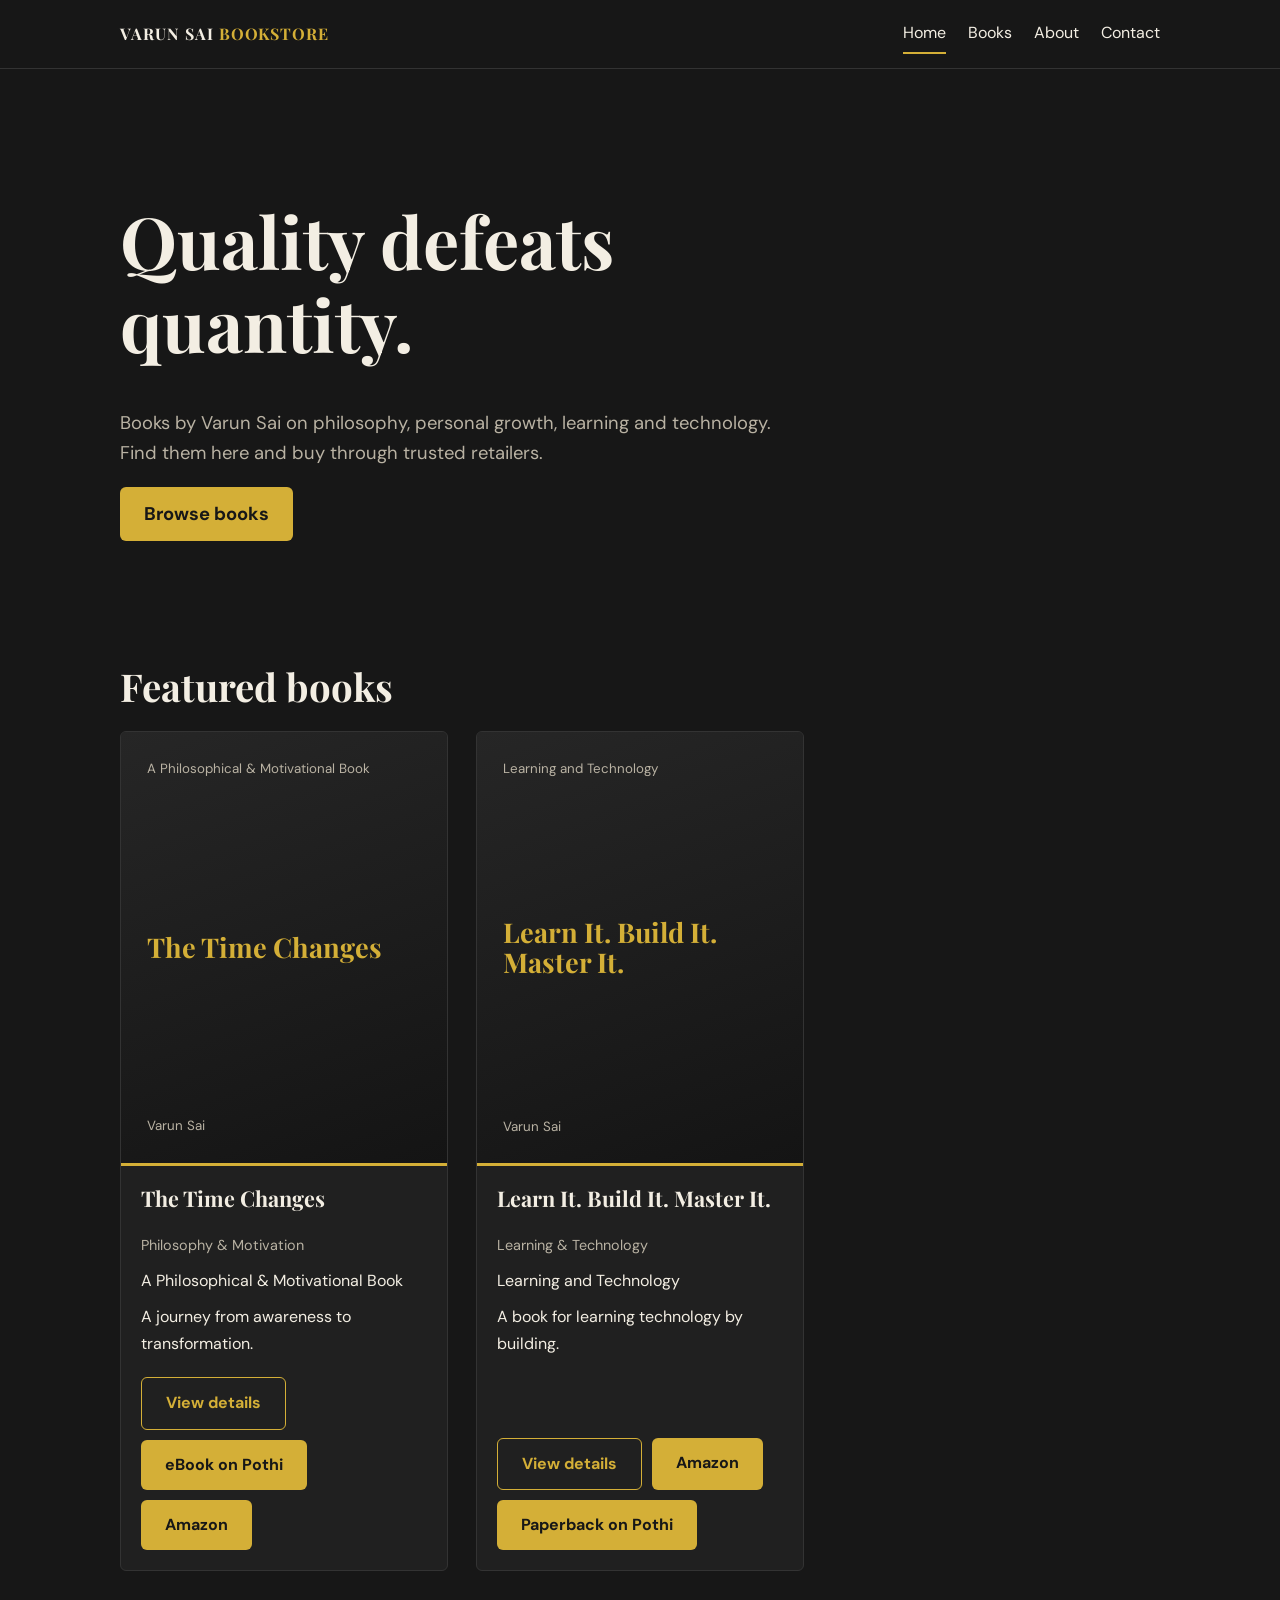
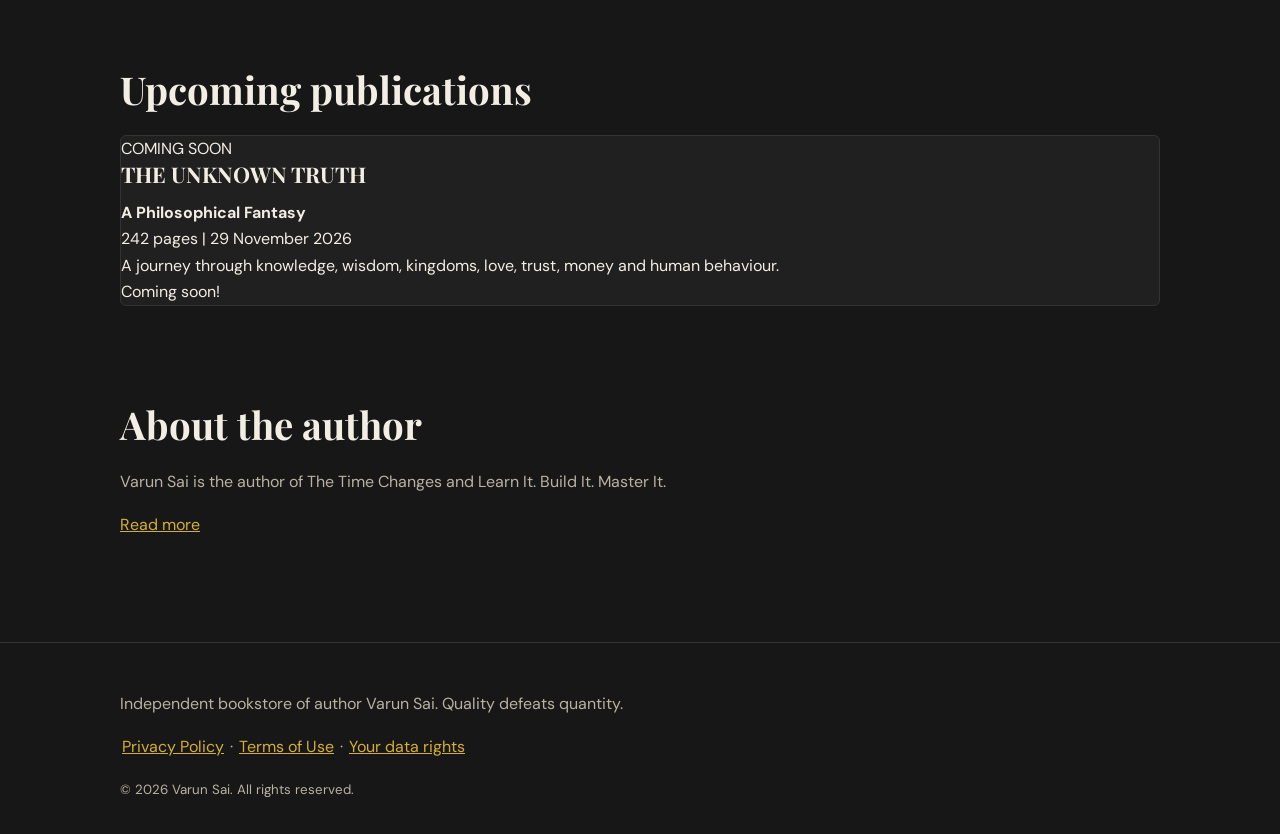
<file: index.html>
<!doctype html>
<html lang="en"><head><meta charset="utf-8"><meta name="viewport" content="width=device-width,initial-scale=1">
<title>VARUN SAI BOOKSTORE</title><meta name="description" content="Books by Varun Sai on philosophy, personal growth, learning and technology."><link rel="canonical" href="https://tsudhakartsudhakar5-crypto.github.io/varun-sai-bookstore/">
<meta property="og:type" content="website"><meta property="og:title" content="VARUN SAI BOOKSTORE"><meta property="og:description" content="Books by Varun Sai on philosophy, personal growth, learning and technology."><meta property="og:url" content="https://tsudhakartsudhakar5-crypto.github.io/varun-sai-bookstore/">
<meta property="og:image" content="https://tsudhakartsudhakar5-crypto.github.io/varun-sai-bookstore/share-image.jpg">
<meta name="theme-color" content="#171717"><link rel="icon" href="favicon.svg" type="image/svg+xml">
<link rel="preconnect" href="https://fonts.googleapis.com"><link rel="preconnect" href="https://fonts.gstatic.com" crossorigin>
<link href="https://fonts.googleapis.com/css2?family=DM+Sans:wght@400;700&family=Playfair+Display:wght@700&display=swap" rel="stylesheet">
<link rel="stylesheet" href="style.css"></head><body>
<a class="skip" href="#main">Skip to content</a>
<header><div class="wrap"><a class="brand" href="index.html">VARUN SAI <span>BOOKSTORE</span></a>
<button class="menu" aria-expanded="false" aria-controls="nav">Menu</button><nav id="nav" aria-label="Main"><a href="index.html" aria-current="page">Home</a><a href="books.html">Books</a><a href="about.html">About</a><a href="contact.html">Contact</a></nav></div></header>
<main id="main" class="wrap">
<div class="hero"><h1>Quality defeats quantity.</h1><p>Books by Varun Sai on philosophy, personal growth, learning and technology. Find them here and buy through trusted retailers.</p><p><a class="btn" href="books.html">Browse books</a></p></div>
<section><h2>Featured books</h2><div class="grid" id="books"></div></section>
<section id="upcoming">
<h2>Upcoming publications</h2>
<div class="card">
<p>COMING SOON</p>
<h3>THE UNKNOWN TRUTH</h3>
<p><strong>A Philosophical Fantasy</strong></p>
<p>242 pages | 29 November 2026</p>
<p>A journey through knowledge, wisdom, kingdoms, love, trust, money and human behaviour.</p>
<p id="countdown"></p>
</div><script>
const release = new Date("2026-11-29T12:00:00+05:30");
setInterval(() => {
let t = release - Date.now();
document.getElementById("countdown").textContent =
t > 0 ? Math.floor(t/86400000)+" days remaining" : "Coming soon!";
}, 1000);
</script>
</section>
<section><h2>About the author</h2><p class="muted">Varun Sai is the author of The Time Changes and Learn It. Build It. Master It.</p><p><a href="about.html">Read more</a></p></section></main>
<footer><div class="wrap"><p>Independent bookstore of author Varun Sai. Quality defeats quantity.</p><p><a href="privacy.html">Privacy Policy</a> &middot; <a href="terms.html">Terms of Use</a> &middot; <a href="data-rights.html">Your data rights</a></p><small>&copy; <span id="year"></span> Varun Sai. All rights reserved.</small></div></footer>
<script src="config.js"></script><script src="script.js"></script></body></html>
</file>
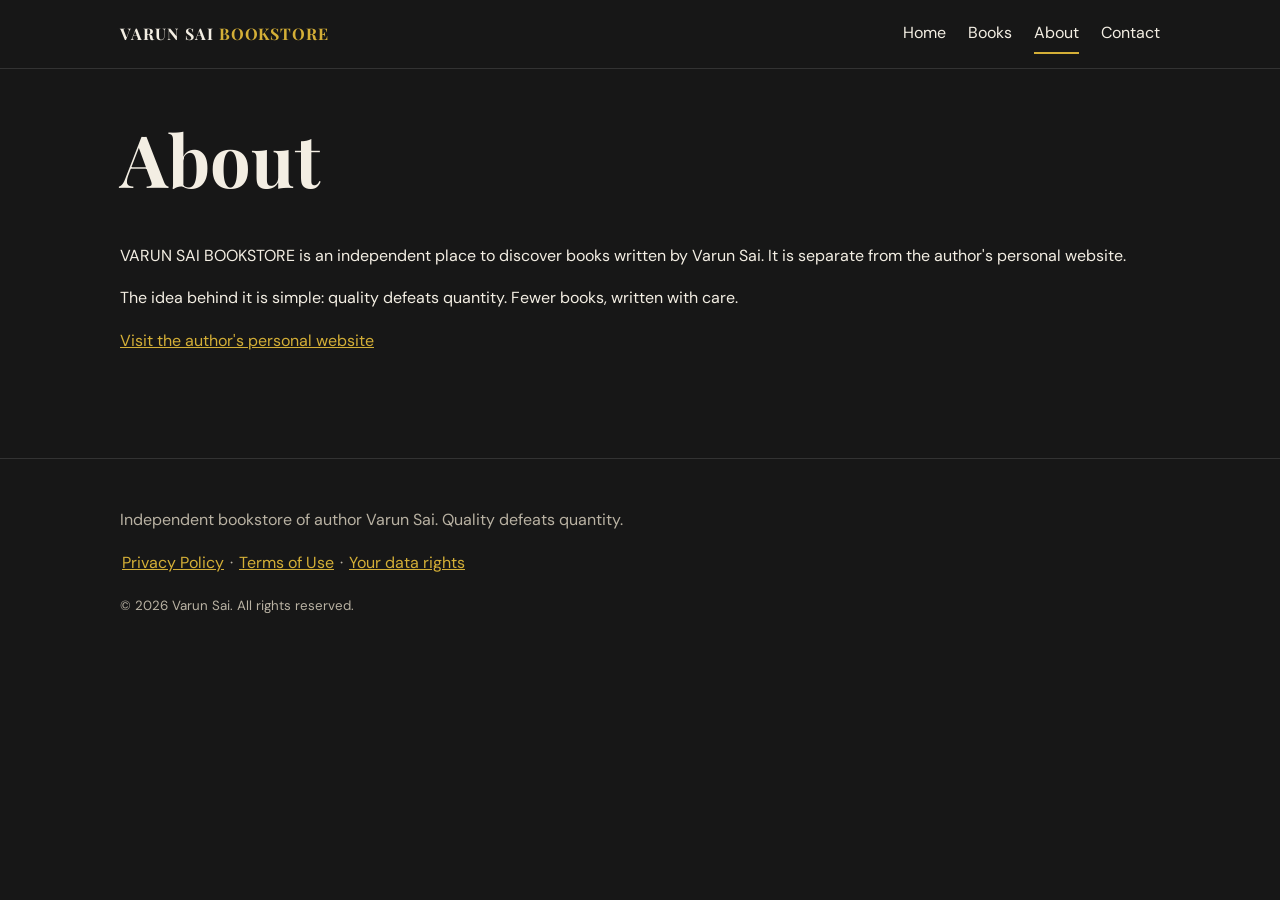
<file: about.html>
<!doctype html>
<html lang="en"><head><meta charset="utf-8"><meta name="viewport" content="width=device-width,initial-scale=1">
<title>About | VARUN SAI BOOKSTORE</title><meta name="description" content="About the independent bookstore of author Varun Sai."><link rel="canonical" href="https://tsudhakartsudhakar5-crypto.github.io/varun-sai-bookstore/about.html">
<meta property="og:type" content="website"><meta property="og:title" content="About | VARUN SAI BOOKSTORE"><meta property="og:description" content="About the independent bookstore of author Varun Sai."><meta property="og:url" content="https://tsudhakartsudhakar5-crypto.github.io/varun-sai-bookstore/about.html">
<meta name="theme-color" content="#171717"><link rel="icon" href="favicon.svg" type="image/svg+xml">
<link rel="preconnect" href="https://fonts.googleapis.com"><link rel="preconnect" href="https://fonts.gstatic.com" crossorigin>
<link href="https://fonts.googleapis.com/css2?family=DM+Sans:wght@400;700&family=Playfair+Display:wght@700&display=swap" rel="stylesheet">
<link rel="stylesheet" href="style.css"></head><body>
<a class="skip" href="#main">Skip to content</a>
<header><div class="wrap"><a class="brand" href="index.html">VARUN SAI <span>BOOKSTORE</span></a>
<button class="menu" aria-expanded="false" aria-controls="nav">Menu</button><nav id="nav" aria-label="Main"><a href="index.html">Home</a><a href="books.html">Books</a><a href="about.html" aria-current="page">About</a><a href="contact.html">Contact</a></nav></div></header>
<main id="main" class="wrap">
<section><h1>About</h1><p>VARUN SAI BOOKSTORE is an independent place to discover books written by Varun Sai. It is separate from the author's personal website.</p><p>The idea behind it is simple: quality defeats quantity. Fewer books, written with care.</p><p><a href="https://tsudhakartsudhakar5-crypto.github.io/varun-sai.github.io/" rel="noopener">Visit the author's personal website</a></p></section></main>
<footer><div class="wrap"><p>Independent bookstore of author Varun Sai. Quality defeats quantity.</p><p><a href="privacy.html">Privacy Policy</a> &middot; <a href="terms.html">Terms of Use</a> &middot; <a href="data-rights.html">Your data rights</a></p><small>&copy; <span id="year"></span> Varun Sai. All rights reserved.</small></div></footer>
<script src="script.js"></script></body></html>
</file>
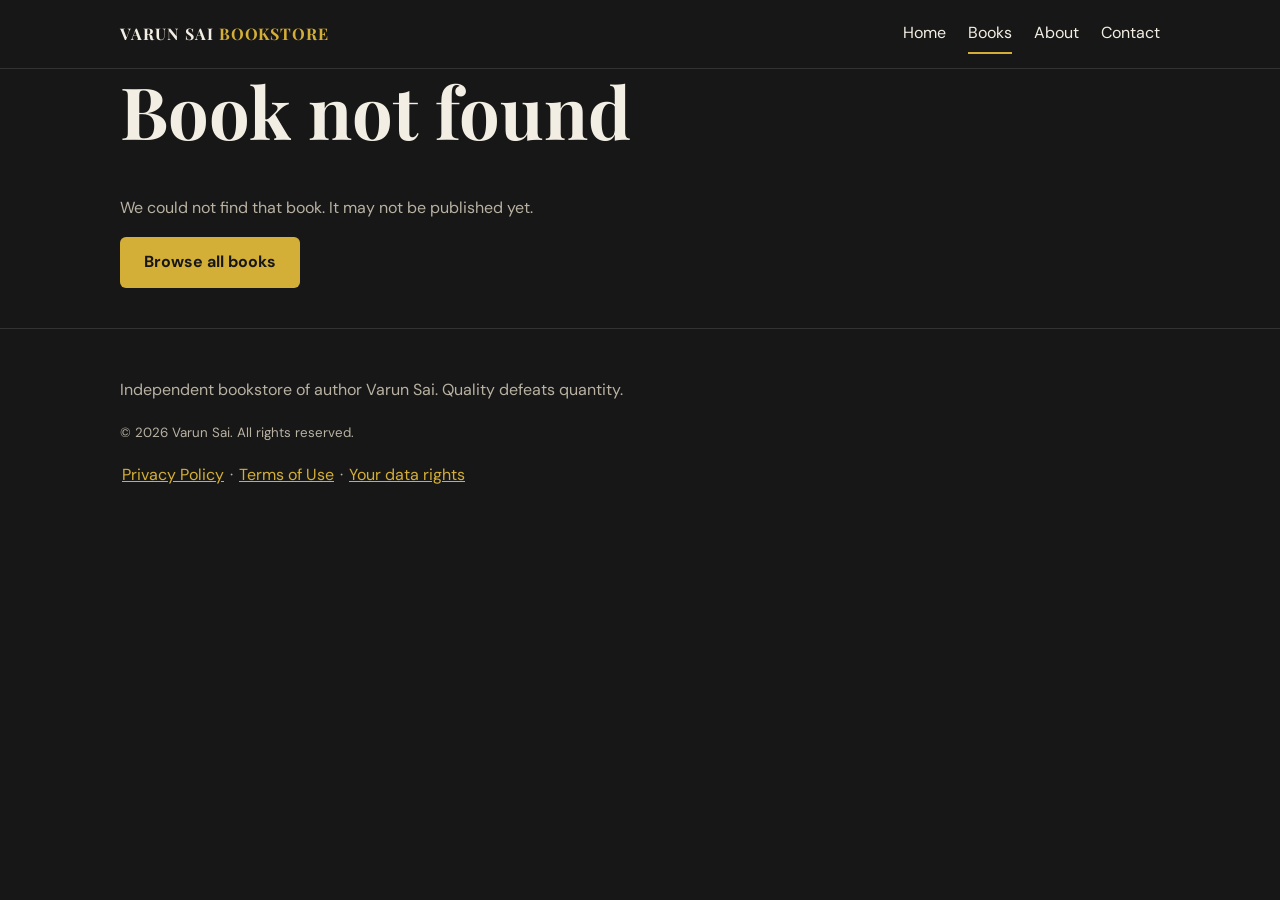
<file: book (1).html>
<!doctype html>
<html lang="en"><head><meta charset="utf-8"><meta name="viewport" content="width=device-width,initial-scale=1">
<title>Book | VARUN SAI BOOKSTORE</title><meta name="description" content="Browse and search books by Varun Sai, with links to buy."><link rel="canonical" href="https://tsudhakartsudhakar5-crypto.github.io/varun-sai-bookstore/book.html">
<meta property="og:type" content="website"><meta property="og:title" content="Books | VARUN SAI BOOKSTORE"><meta property="og:description" content="Browse and search books by Varun Sai, with links to buy."><meta property="og:url" content="https://tsudhakartsudhakar5-crypto.github.io/varun-sai-bookstore/books.html">
<meta name="theme-color" content="#171717"><link rel="icon" href="favicon.svg" type="image/svg+xml">
<link rel="preconnect" href="https://fonts.googleapis.com"><link rel="preconnect" href="https://fonts.gstatic.com" crossorigin>
<link href="https://fonts.googleapis.com/css2?family=DM+Sans:wght@400;700&family=Playfair+Display:wght@700&display=swap" rel="stylesheet">
<link rel="stylesheet" href="style.css"></head><body>
<a class="skip" href="#main">Skip to content</a>
<header><div class="wrap"><a class="brand" href="index.html">VARUN SAI <span>BOOKSTORE</span></a>
<button class="menu" aria-expanded="false" aria-controls="nav">Menu</button><nav id="nav" aria-label="Main"><a href="index.html">Home</a><a href="books.html" aria-current="page">Books</a><a href="about.html">About</a><a href="contact.html">Contact</a></nav></div></header>
<main id="main" class="wrap"><style>.detail{display:grid;gap:32px;grid-template-columns:minmax(0,320px) 1fr;align-items:start;padding:40px 0}.detail .cover,.detail img{border-radius:6px}@media(max-width:700px){.detail{grid-template-columns:1fr}}</style><div id="detail" aria-live="polite"><p class="muted">Loading book...</p></div></main>
<footer><div class="wrap"><p>Independent bookstore of author Varun Sai. Quality defeats quantity.</p><small>&copy; <span id="year"></span> Varun Sai. All rights reserved.</small></div></footer>
<script src="config.js"></script><script src="script.js"></script><script src="book.js"></script><script src="review.js"></script></body></html>
</file>
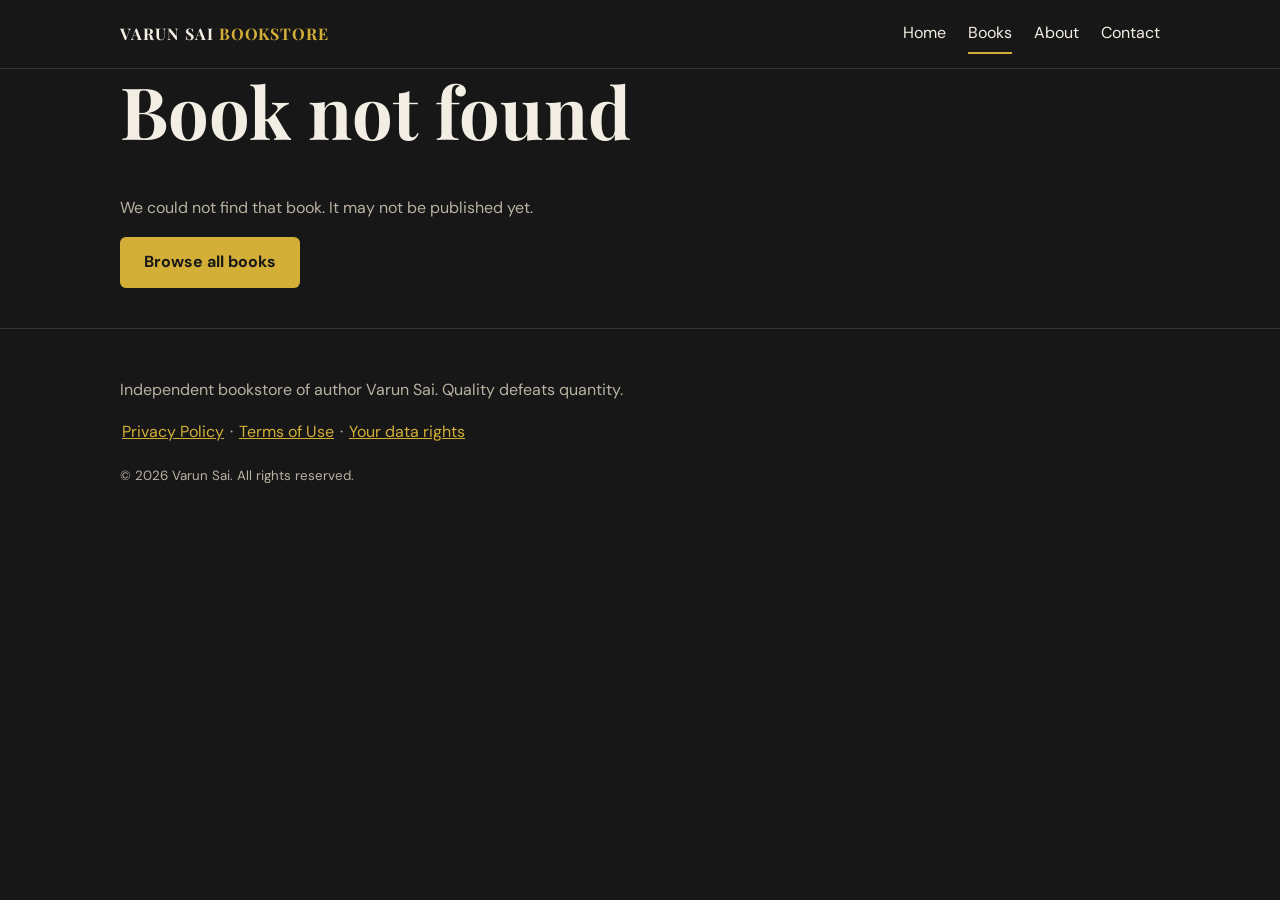
<file: book.html>
<!doctype html>
<html lang="en"><head><meta charset="utf-8"><meta name="viewport" content="width=device-width,initial-scale=1">
<title>Book | VARUN SAI BOOKSTORE</title><meta name="description" content="Browse and search books by Varun Sai, with links to buy."><link rel="canonical" href="https://tsudhakartsudhakar5-crypto.github.io/varun-sai-bookstore/book.html">
<meta property="og:type" content="website"><meta property="og:title" content="Books | VARUN SAI BOOKSTORE"><meta property="og:description" content="Browse and search books by Varun Sai, with links to buy."><meta property="og:url" content="https://tsudhakartsudhakar5-crypto.github.io/varun-sai-bookstore/books.html">
<meta name="theme-color" content="#171717"><link rel="icon" href="favicon.svg" type="image/svg+xml">
<link rel="preconnect" href="https://fonts.googleapis.com"><link rel="preconnect" href="https://fonts.gstatic.com" crossorigin>
<link href="https://fonts.googleapis.com/css2?family=DM+Sans:wght@400;700&family=Playfair+Display:wght@700&display=swap" rel="stylesheet">
<link rel="stylesheet" href="style.css"></head><body>
<a class="skip" href="#main">Skip to content</a>
<header><div class="wrap"><a class="brand" href="index.html">VARUN SAI <span>BOOKSTORE</span></a>
<button class="menu" aria-expanded="false" aria-controls="nav">Menu</button><nav id="nav" aria-label="Main"><a href="index.html">Home</a><a href="books.html" aria-current="page">Books</a><a href="about.html">About</a><a href="contact.html">Contact</a></nav></div></header>
<main id="main" class="wrap"><style>.detail{display:grid;gap:32px;grid-template-columns:minmax(0,320px) 1fr;align-items:start;padding:40px 0}.detail .cover,.detail img{border-radius:6px}@media(max-width:700px){.detail{grid-template-columns:1fr}}</style><div id="detail" aria-live="polite"><p class="muted">Loading book...</p></div></main>
<footer><div class="wrap"><p>Independent bookstore of author Varun Sai. Quality defeats quantity.</p><p><a href="privacy.html">Privacy Policy</a> &middot; <a href="terms.html">Terms of Use</a> &middot; <a href="data-rights.html">Your data rights</a></p><small>&copy; <span id="year"></span> Varun Sai. All rights reserved.</small></div></footer>
<script src="config.js"></script><script src="script.js"></script><script src="book.js"></script><script src="review.js"></script></body></html>
</file>
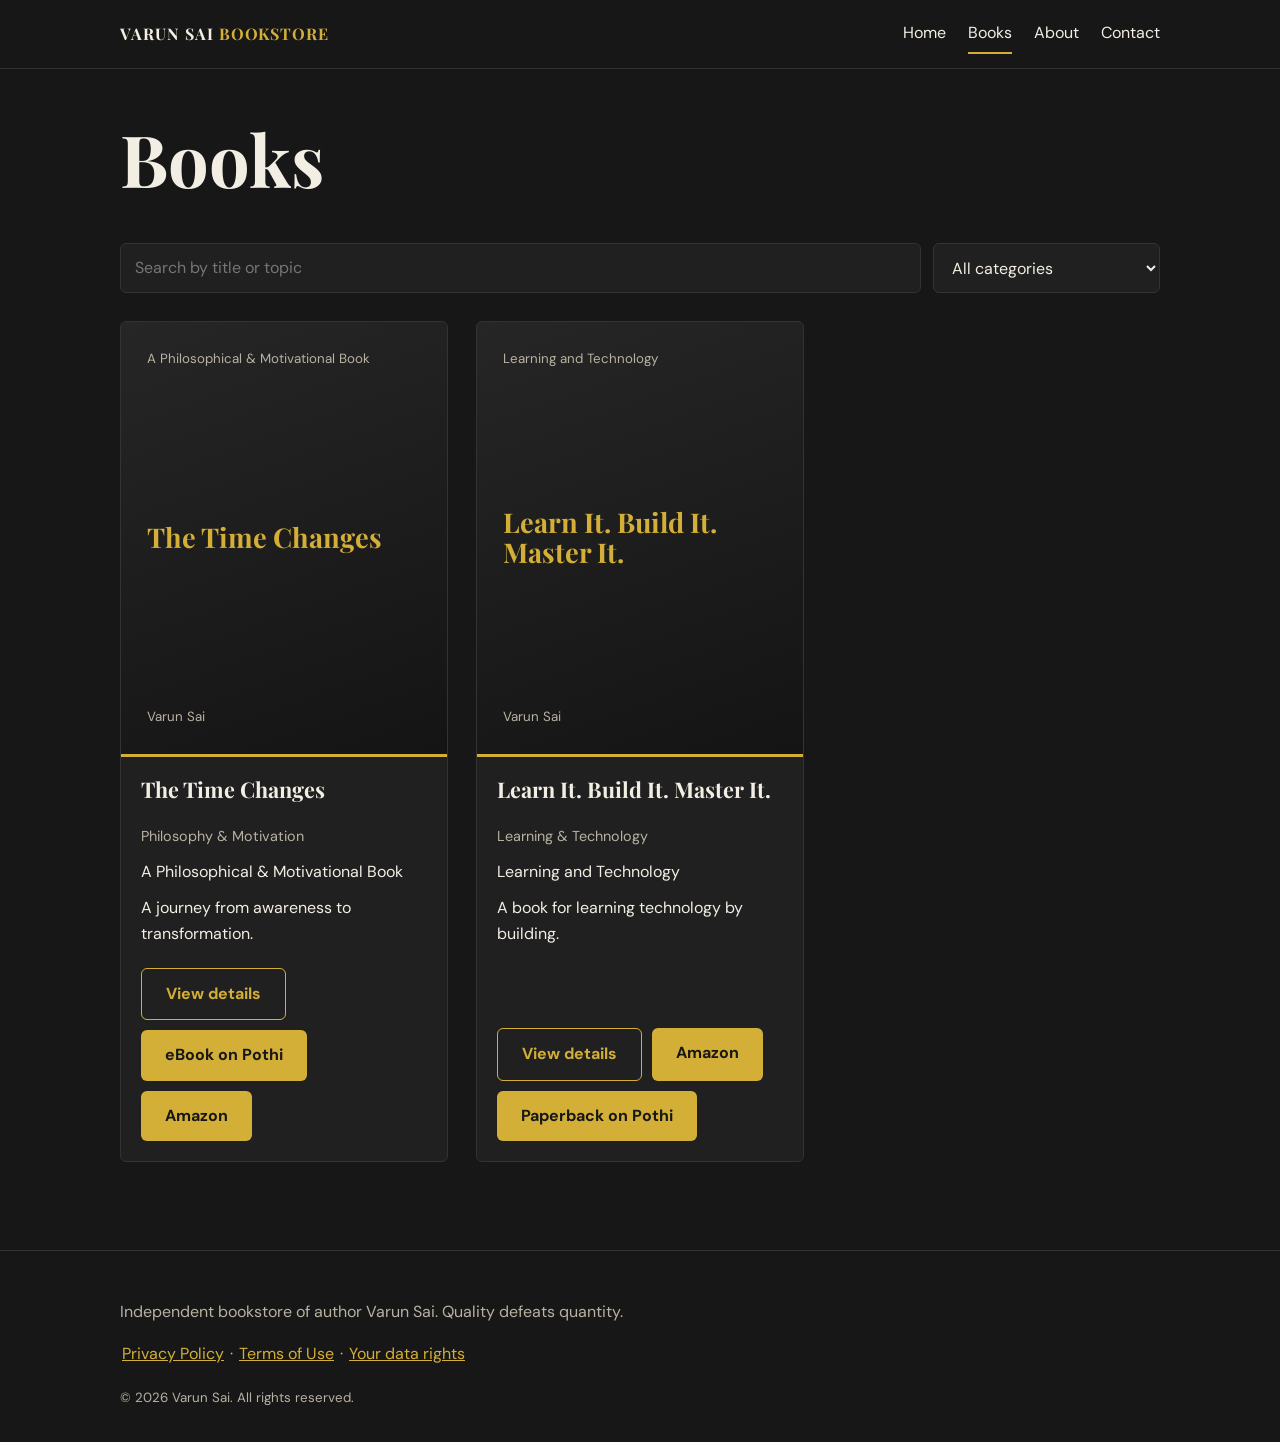
<file: books.html>
<!doctype html>
<html lang="en"><head><meta charset="utf-8"><meta name="viewport" content="width=device-width,initial-scale=1">
<title>Books | VARUN SAI BOOKSTORE</title><meta name="description" content="Browse and search books by Varun Sai, with links to buy."><link rel="canonical" href="https://tsudhakartsudhakar5-crypto.github.io/varun-sai-bookstore/books.html">
<meta property="og:type" content="website"><meta property="og:title" content="Books | VARUN SAI BOOKSTORE"><meta property="og:description" content="Browse and search books by Varun Sai, with links to buy."><meta property="og:url" content="https://tsudhakartsudhakar5-crypto.github.io/varun-sai-bookstore/books.html">
<meta name="theme-color" content="#171717"><link rel="icon" href="favicon.svg" type="image/svg+xml">
<link rel="preconnect" href="https://fonts.googleapis.com"><link rel="preconnect" href="https://fonts.gstatic.com" crossorigin>
<link href="https://fonts.googleapis.com/css2?family=DM+Sans:wght@400;700&family=Playfair+Display:wght@700&display=swap" rel="stylesheet">
<link rel="stylesheet" href="style.css"></head><body>
<a class="skip" href="#main">Skip to content</a>
<header><div class="wrap"><a class="brand" href="index.html">VARUN SAI <span>BOOKSTORE</span></a>
<button class="menu" aria-expanded="false" aria-controls="nav">Menu</button><nav id="nav" aria-label="Main"><a href="index.html">Home</a><a href="books.html" aria-current="page">Books</a><a href="about.html">About</a><a href="contact.html">Contact</a></nav></div></header>
<main id="main" class="wrap">
<section><h1>Books</h1><div class="tools"><input id="q" type="search" placeholder="Search by title or topic" aria-label="Search books"><select id="cat" aria-label="Filter by category"><option value="">All categories</option></select></div><div class="grid" id="books" aria-live="polite"></div></section></main>
<footer><div class="wrap"><p>Independent bookstore of author Varun Sai. Quality defeats quantity.</p><p><a href="privacy.html">Privacy Policy</a> &middot; <a href="terms.html">Terms of Use</a> &middot; <a href="data-rights.html">Your data rights</a></p><small>&copy; <span id="year"></span> Varun Sai. All rights reserved.</small></div></footer>
<script src="config.js"></script><script src="script.js"></script></body></html>
</file>
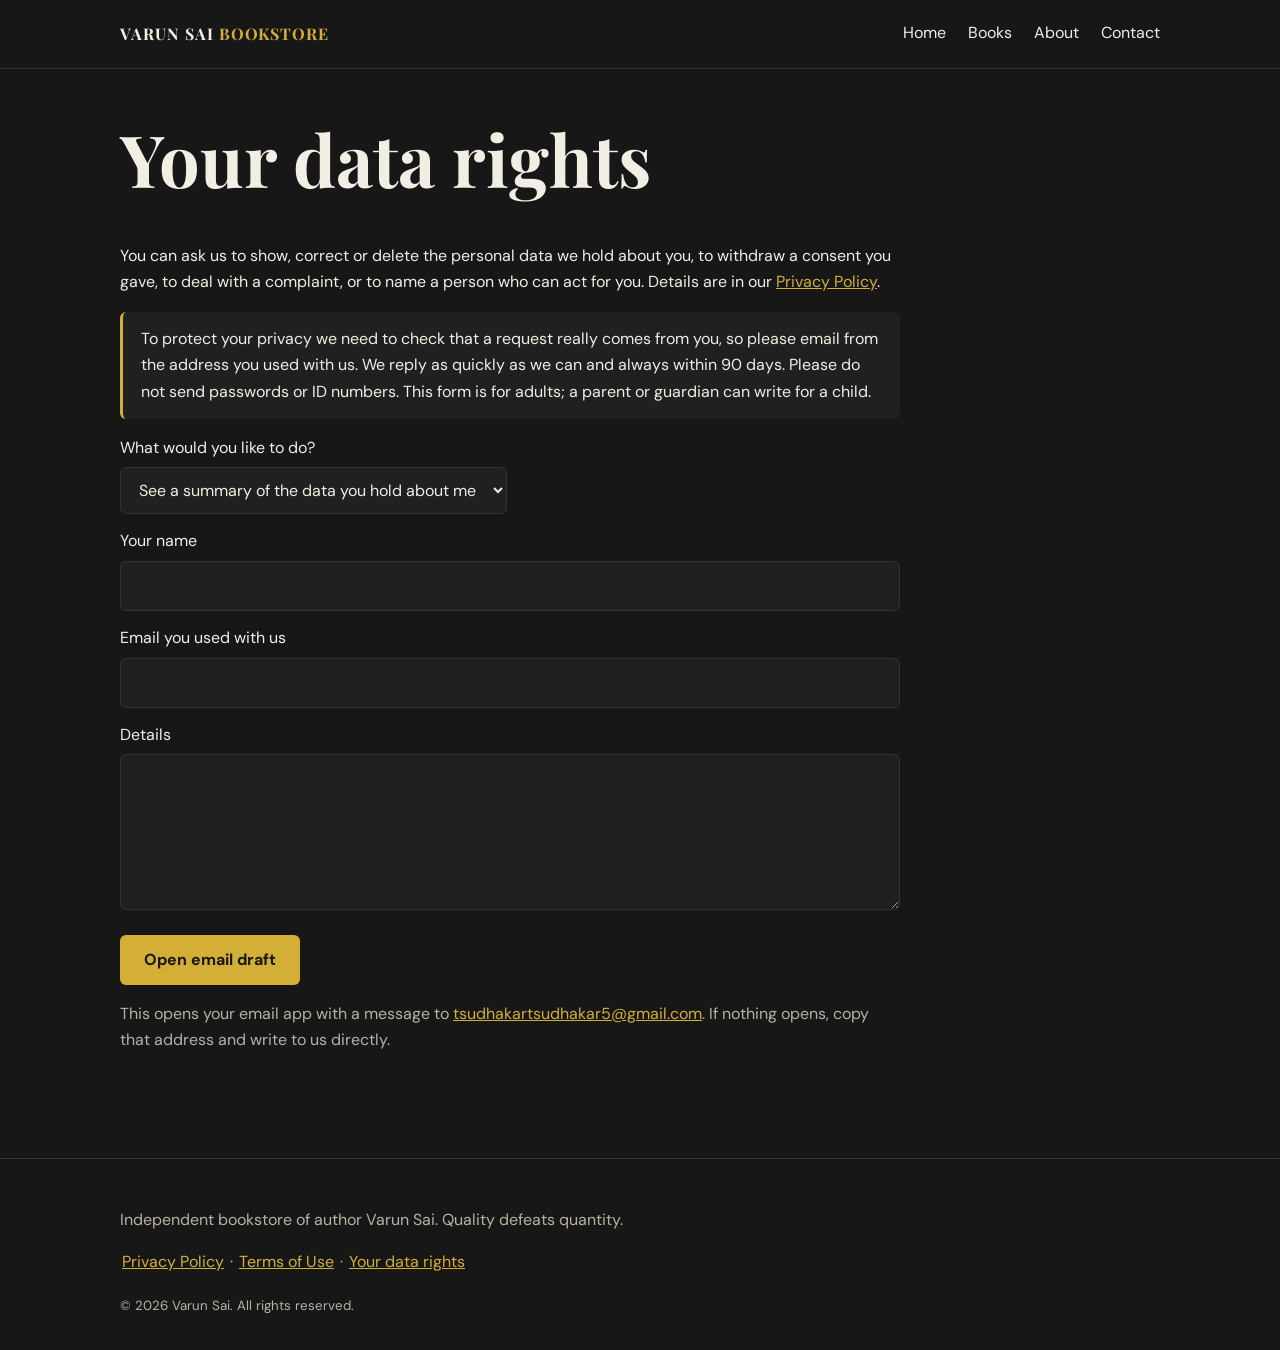
<file: data-rights.html>
<!doctype html>
<html lang="en"><head><meta charset="utf-8"><meta name="viewport" content="width=device-width,initial-scale=1">
<title>Your data rights | VARUN SAI BOOKSTORE</title><meta name="description" content="Ask to see, correct or delete your personal data at VARUN SAI BOOKSTORE."><link rel="canonical" href="https://tsudhakartsudhakar5-crypto.github.io/varun-sai-bookstore/data-rights.html">
<meta property="og:type" content="website"><meta property="og:title" content="Your data rights | VARUN SAI BOOKSTORE"><meta property="og:description" content="Ask to see, correct or delete your personal data at VARUN SAI BOOKSTORE."><meta property="og:url" content="https://tsudhakartsudhakar5-crypto.github.io/varun-sai-bookstore/data-rights.html">
<meta name="theme-color" content="#171717"><link rel="icon" href="favicon.svg" type="image/svg+xml">
<link rel="preconnect" href="https://fonts.googleapis.com"><link rel="preconnect" href="https://fonts.gstatic.com" crossorigin>
<link href="https://fonts.googleapis.com/css2?family=DM+Sans:wght@400;700&family=Playfair+Display:wght@700&display=swap" rel="stylesheet">
<link rel="stylesheet" href="style.css"></head><body>
<a class="skip" href="#main">Skip to content</a>
<header><div class="wrap"><a class="brand" href="index.html">VARUN SAI <span>BOOKSTORE</span></a>
<button class="menu" aria-expanded="false" aria-controls="nav">Menu</button><nav id="nav" aria-label="Main"><a href="index.html">Home</a><a href="books.html">Books</a><a href="about.html">About</a><a href="contact.html">Contact</a></nav></div></header>
<main id="main" class="wrap"><section class="prose"><h1>Your data rights</h1>
<p>You can ask us to show, correct or delete the personal data we hold about you, to withdraw a consent you gave, to deal with a complaint, or to name a person who can act for you. Details are in our <a href="privacy.html">Privacy Policy</a>.</p>
<p class="note">To protect your privacy we need to check that a request really comes from you, so please email from the address you used with us. We reply as quickly as we can and always within 90 days. Please do not send passwords or ID numbers. This form is for adults; a parent or guardian can write for a child.</p>
<form id="dr"><label for="t">What would you like to do?</label>
<select id="t"><option>See a summary of the data you hold about me</option><option>Correct, complete or update my data</option><option>Delete my data or account</option><option>Withdraw my consent</option><option>Make a complaint</option><option>Nominate a person to act for me</option></select>
<label for="n">Your name</label><input id="n" maxlength="100" autocomplete="name">
<label for="e">Email you used with us</label><input id="e" type="email" maxlength="200" autocomplete="email">
<label for="d">Details</label><textarea id="d" rows="5" maxlength="2000"></textarea>
<p><button class="btn" type="submit">Open email draft</button></p>
<p class="muted">This opens your email app with a message to <a href="mailto:tsudhakartsudhakar5@gmail.com">tsudhakartsudhakar5@gmail.com</a>. If nothing opens, copy that address and write to us directly.</p></form></section>
<script>document.getElementById('dr').addEventListener('submit',function(ev){ev.preventDefault();var g=function(i){return document.getElementById(i).value.trim()};
var body='Request: '+g('t')+'\nName: '+g('n')+'\nEmail used with the bookstore: '+g('e')+'\n\nDetails:\n'+g('d');
location.href='mailto:tsudhakartsudhakar5@gmail.com?subject='+encodeURIComponent('Data request - VARUN SAI BOOKSTORE')+'&body='+encodeURIComponent(body)});</script></main>
<footer><div class="wrap"><p>Independent bookstore of author Varun Sai. Quality defeats quantity.</p><p><a href="privacy.html">Privacy Policy</a> &middot; <a href="terms.html">Terms of Use</a> &middot; <a href="data-rights.html">Your data rights</a></p><small>&copy; <span id="year"></span> Varun Sai. All rights reserved.</small></div></footer>
<script src="script.js"></script></body></html>
</file>
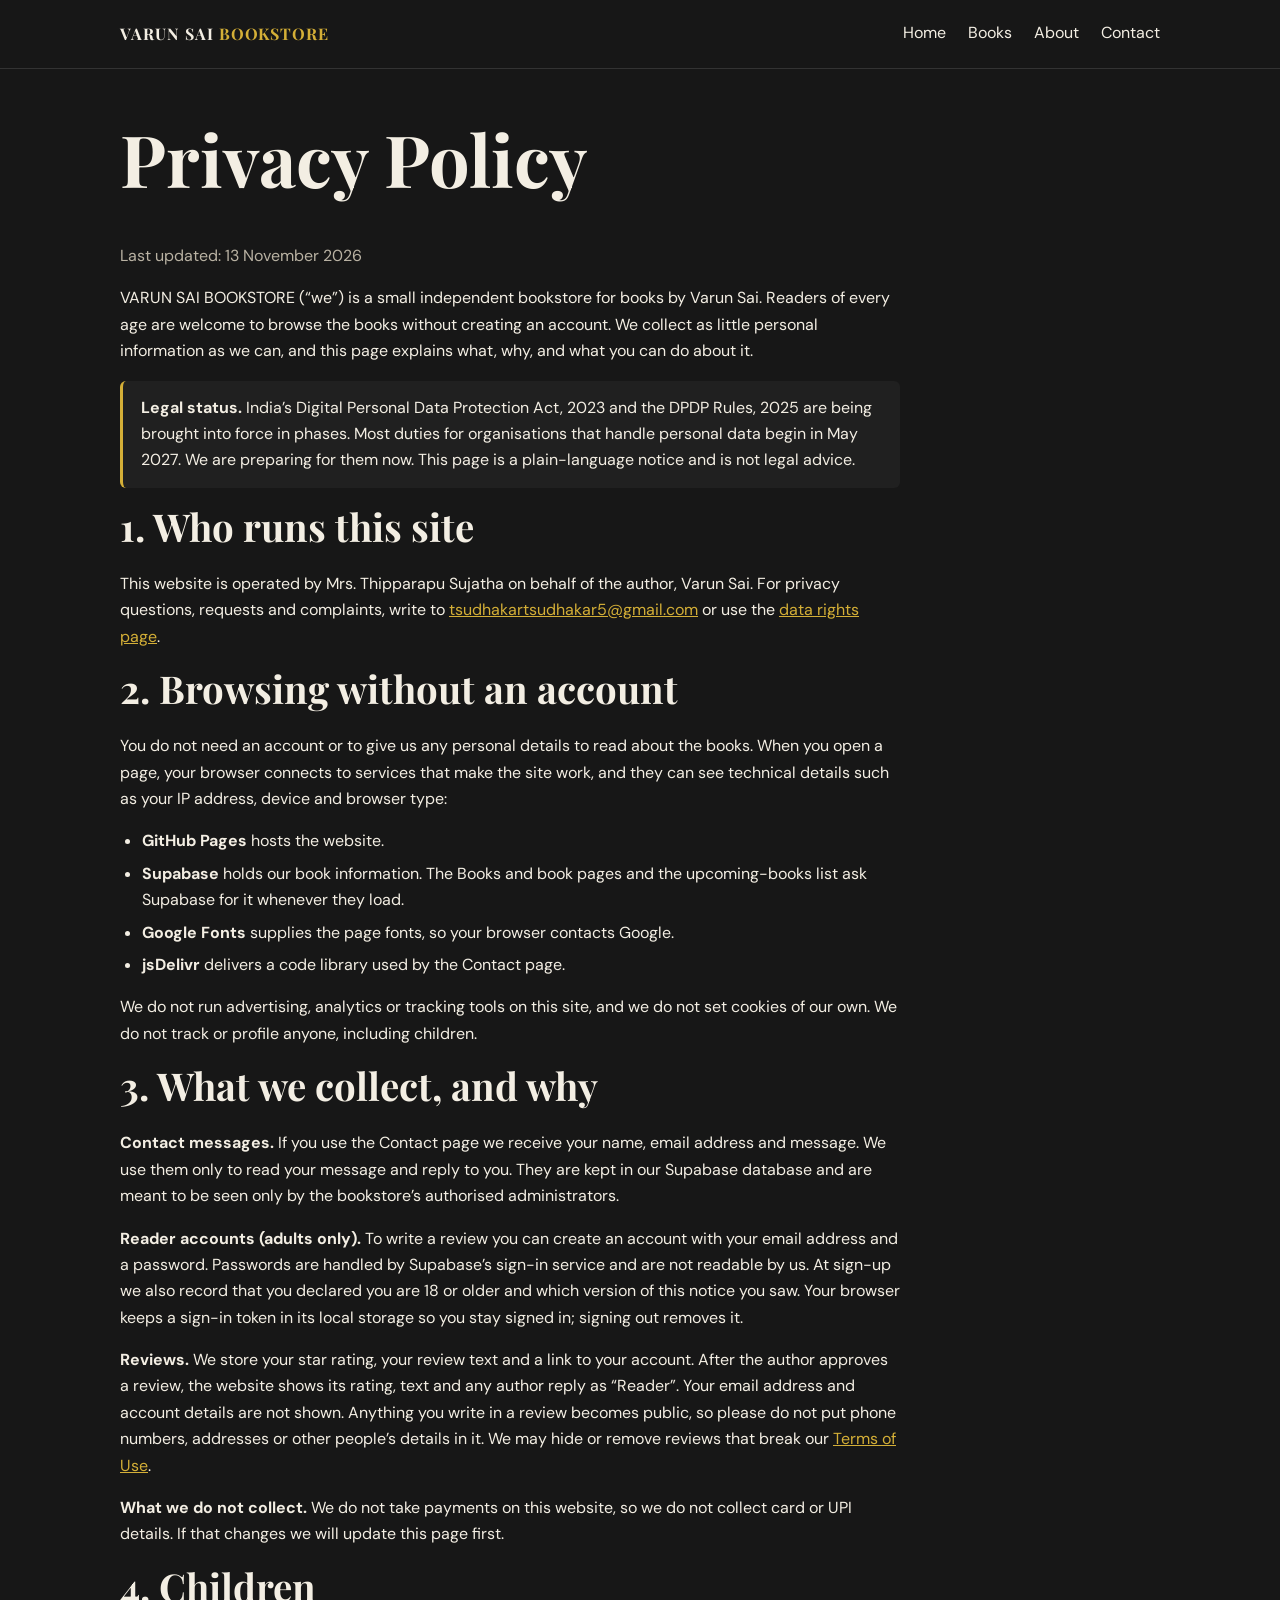
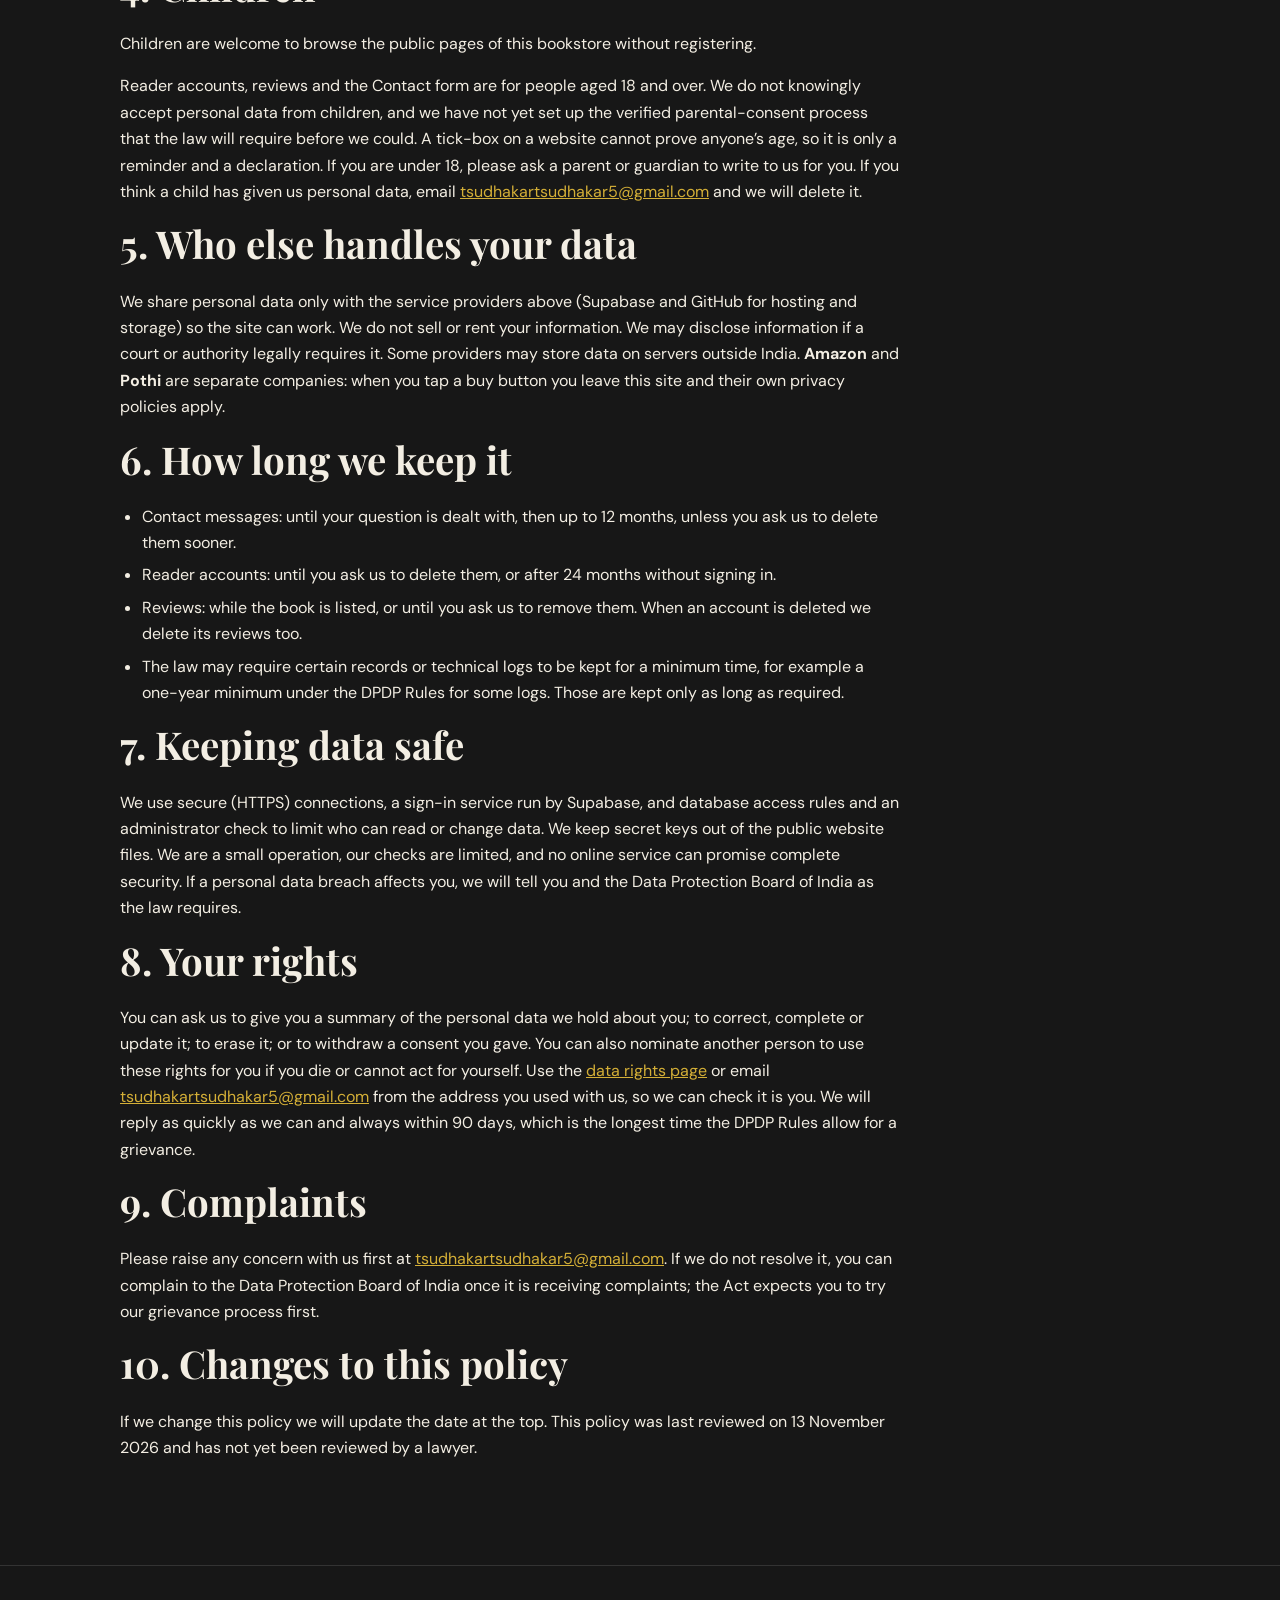
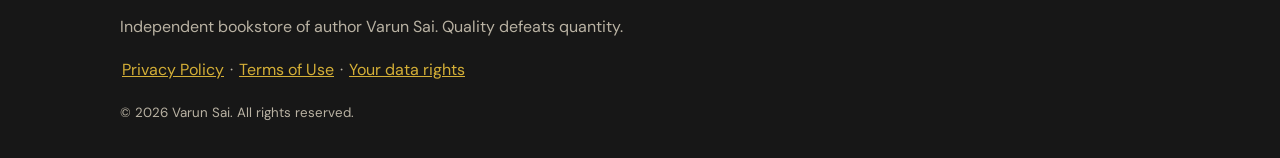
<file: privacy.html>
<!doctype html>
<html lang="en"><head><meta charset="utf-8"><meta name="viewport" content="width=device-width,initial-scale=1">
<title>Privacy Policy | VARUN SAI BOOKSTORE</title><meta name="description" content="How VARUN SAI BOOKSTORE collects, uses and protects your information."><link rel="canonical" href="https://tsudhakartsudhakar5-crypto.github.io/varun-sai-bookstore/privacy.html">
<meta property="og:type" content="website"><meta property="og:title" content="Privacy Policy | VARUN SAI BOOKSTORE"><meta property="og:description" content="How VARUN SAI BOOKSTORE collects, uses and protects your information."><meta property="og:url" content="https://tsudhakartsudhakar5-crypto.github.io/varun-sai-bookstore/privacy.html">
<meta name="theme-color" content="#171717"><link rel="icon" href="favicon.svg" type="image/svg+xml">
<link rel="preconnect" href="https://fonts.googleapis.com"><link rel="preconnect" href="https://fonts.gstatic.com" crossorigin>
<link href="https://fonts.googleapis.com/css2?family=DM+Sans:wght@400;700&family=Playfair+Display:wght@700&display=swap" rel="stylesheet">
<link rel="stylesheet" href="style.css"></head><body>
<a class="skip" href="#main">Skip to content</a>
<header><div class="wrap"><a class="brand" href="index.html">VARUN SAI <span>BOOKSTORE</span></a>
<button class="menu" aria-expanded="false" aria-controls="nav">Menu</button><nav id="nav" aria-label="Main"><a href="index.html">Home</a><a href="books.html">Books</a><a href="about.html">About</a><a href="contact.html">Contact</a></nav></div></header>
<main id="main" class="wrap"><section class="prose"><h1>Privacy Policy</h1>
<p class="muted">Last updated: 13 November 2026</p>
<p>VARUN SAI BOOKSTORE (&ldquo;we&rdquo;) is a small independent bookstore for books by Varun Sai. Readers of every age are welcome to browse the books without creating an account. We collect as little personal information as we can, and this page explains what, why, and what you can do about it.</p>
<p class="note"><b>Legal status.</b> India&rsquo;s Digital Personal Data Protection Act, 2023 and the DPDP Rules, 2025 are being brought into force in phases. Most duties for organisations that handle personal data begin in May 2027. We are preparing for them now. This page is a plain-language notice and is not legal advice.</p>

<h2>1. Who runs this site</h2>
<p>This website is operated by Mrs. Thipparapu Sujatha on behalf of the author, Varun Sai. For privacy questions, requests and complaints, write to <a href="mailto:tsudhakartsudhakar5@gmail.com">tsudhakartsudhakar5@gmail.com</a> or use the <a href="data-rights.html">data rights page</a>.</p>

<h2>2. Browsing without an account</h2>
<p>You do not need an account or to give us any personal details to read about the books. When you open a page, your browser connects to services that make the site work, and they can see technical details such as your IP address, device and browser type:</p>
<ul><li><b>GitHub Pages</b> hosts the website.</li><li><b>Supabase</b> holds our book information. The Books and book pages and the upcoming-books list ask Supabase for it whenever they load.</li><li><b>Google Fonts</b> supplies the page fonts, so your browser contacts Google.</li><li><b>jsDelivr</b> delivers a code library used by the Contact page.</li></ul>
<p>We do not run advertising, analytics or tracking tools on this site, and we do not set cookies of our own. We do not track or profile anyone, including children.</p>

<h2>3. What we collect, and why</h2>
<p><b>Contact messages.</b> If you use the Contact page we receive your name, email address and message. We use them only to read your message and reply to you. They are kept in our Supabase database and are meant to be seen only by the bookstore&rsquo;s authorised administrators.</p>
<p><b>Reader accounts (adults only).</b> To write a review you can create an account with your email address and a password. Passwords are handled by Supabase&rsquo;s sign-in service and are not readable by us. At sign-up we also record that you declared you are 18 or older and which version of this notice you saw. Your browser keeps a sign-in token in its local storage so you stay signed in; signing out removes it.</p>
<p><b>Reviews.</b> We store your star rating, your review text and a link to your account. After the author approves a review, the website shows its rating, text and any author reply as &ldquo;Reader&rdquo;. Your email address and account details are not shown. Anything you write in a review becomes public, so please do not put phone numbers, addresses or other people&rsquo;s details in it. We may hide or remove reviews that break our <a href="terms.html">Terms of Use</a>.</p>
<p><b>What we do not collect.</b> We do not take payments on this website, so we do not collect card or UPI details. If that changes we will update this page first.</p>

<h2>4. Children</h2>
<p>Children are welcome to browse the public pages of this bookstore without registering.</p>
<p>Reader accounts, reviews and the Contact form are for people aged 18 and over. We do not knowingly accept personal data from children, and we have not yet set up the verified parental-consent process that the law will require before we could. A tick-box on a website cannot prove anyone&rsquo;s age, so it is only a reminder and a declaration. If you are under 18, please ask a parent or guardian to write to us for you. If you think a child has given us personal data, email <a href="mailto:tsudhakartsudhakar5@gmail.com">tsudhakartsudhakar5@gmail.com</a> and we will delete it.</p>

<h2>5. Who else handles your data</h2>
<p>We share personal data only with the service providers above (Supabase and GitHub for hosting and storage) so the site can work. We do not sell or rent your information. We may disclose information if a court or authority legally requires it. Some providers may store data on servers outside India. <b>Amazon</b> and <b>Pothi</b> are separate companies: when you tap a buy button you leave this site and their own privacy policies apply.</p>

<h2>6. How long we keep it</h2>
<ul><li>Contact messages: until your question is dealt with, then up to 12 months, unless you ask us to delete them sooner.</li><li>Reader accounts: until you ask us to delete them, or after 24 months without signing in.</li><li>Reviews: while the book is listed, or until you ask us to remove them. When an account is deleted we delete its reviews too.</li><li>The law may require certain records or technical logs to be kept for a minimum time, for example a one-year minimum under the DPDP Rules for some logs. Those are kept only as long as required.</li></ul>

<h2>7. Keeping data safe</h2>
<p>We use secure (HTTPS) connections, a sign-in service run by Supabase, and database access rules and an administrator check to limit who can read or change data. We keep secret keys out of the public website files. We are a small operation, our checks are limited, and no online service can promise complete security. If a personal data breach affects you, we will tell you and the Data Protection Board of India as the law requires.</p>

<h2>8. Your rights</h2>
<p>You can ask us to give you a summary of the personal data we hold about you; to correct, complete or update it; to erase it; or to withdraw a consent you gave. You can also nominate another person to use these rights for you if you die or cannot act for yourself. Use the <a href="data-rights.html">data rights page</a> or email <a href="mailto:tsudhakartsudhakar5@gmail.com">tsudhakartsudhakar5@gmail.com</a> from the address you used with us, so we can check it is you. We will reply as quickly as we can and always within 90 days, which is the longest time the DPDP Rules allow for a grievance.</p>

<h2>9. Complaints</h2>
<p>Please raise any concern with us first at <a href="mailto:tsudhakartsudhakar5@gmail.com">tsudhakartsudhakar5@gmail.com</a>. If we do not resolve it, you can complain to the Data Protection Board of India once it is receiving complaints; the Act expects you to try our grievance process first.</p>

<h2>10. Changes to this policy</h2>
<p>If we change this policy we will update the date at the top. This policy was last reviewed on 13 November 2026 and has not yet been reviewed by a lawyer.</p></section></main>
<footer><div class="wrap"><p>Independent bookstore of author Varun Sai. Quality defeats quantity.</p><p><a href="privacy.html">Privacy Policy</a> &middot; <a href="terms.html">Terms of Use</a> &middot; <a href="data-rights.html">Your data rights</a></p><small>&copy; <span id="year"></span> Varun Sai. All rights reserved.</small></div></footer>
<script src="script.js"></script></body></html>
</file>
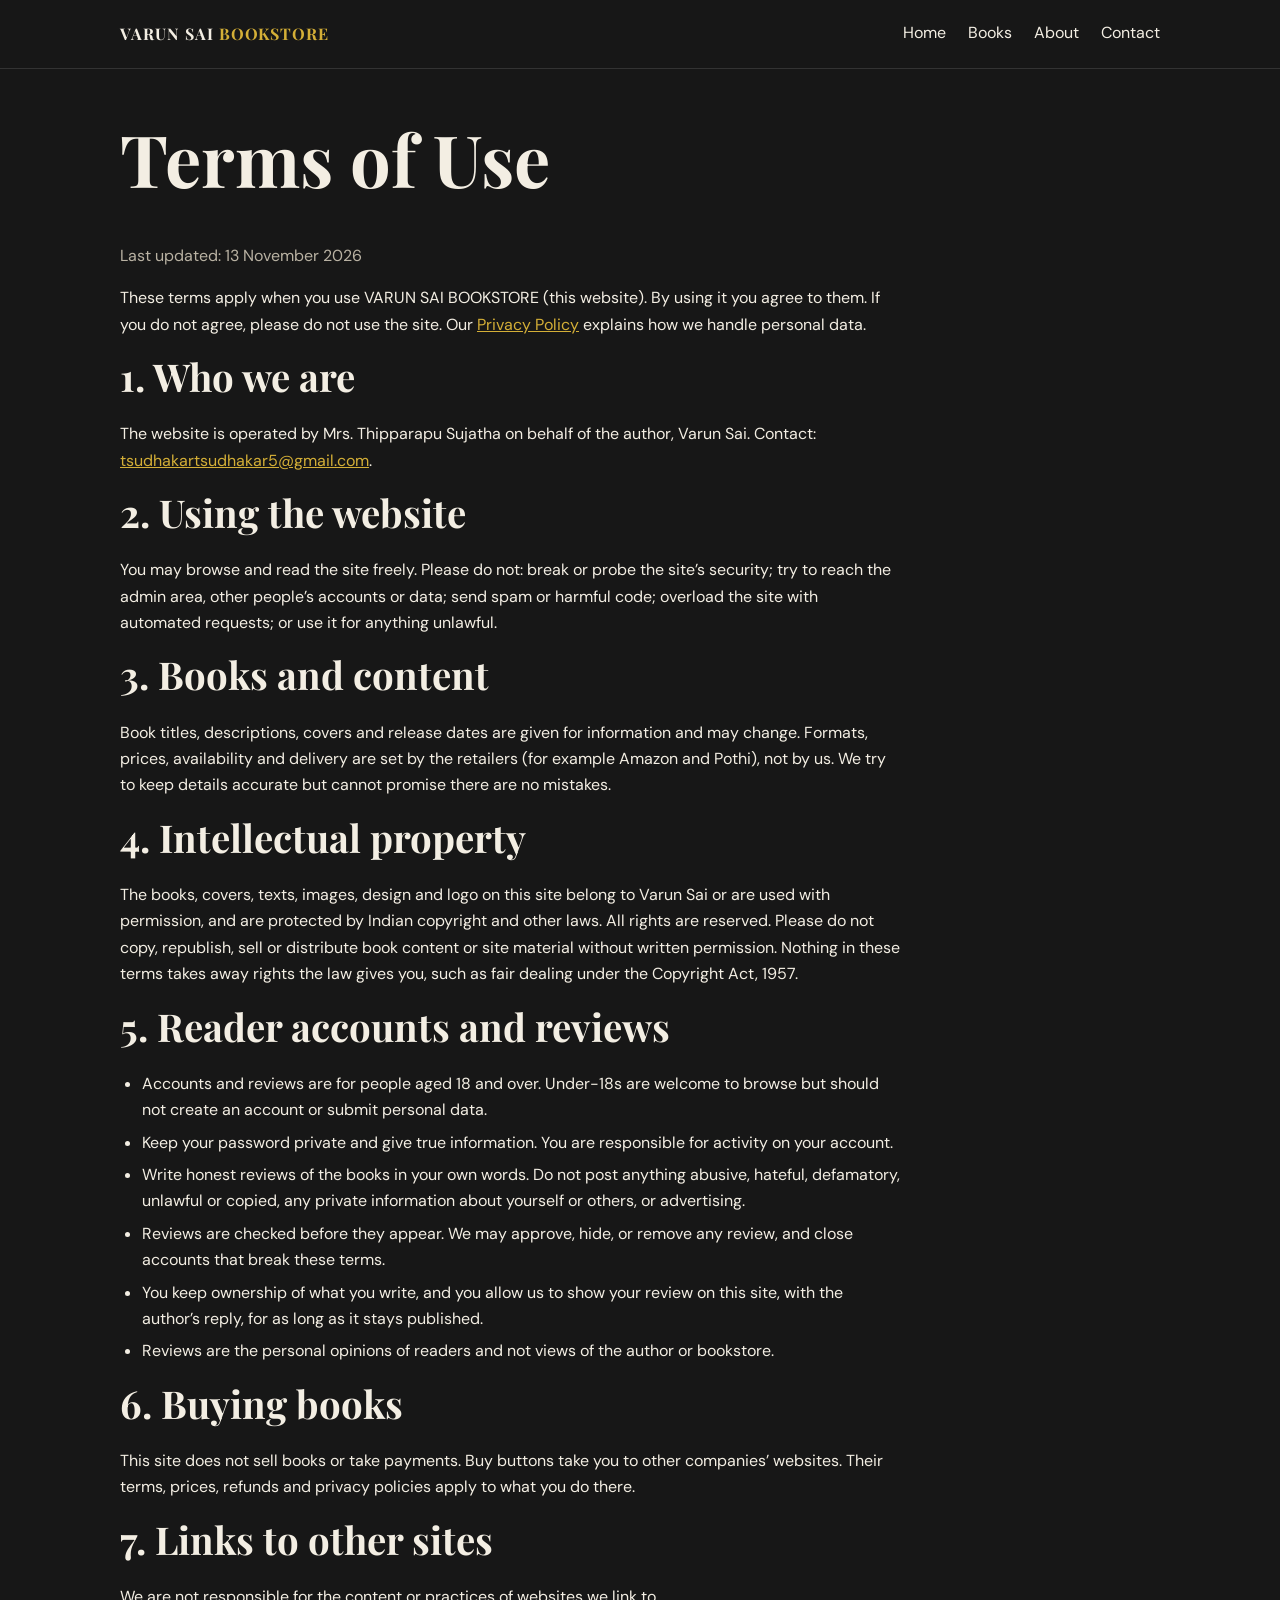
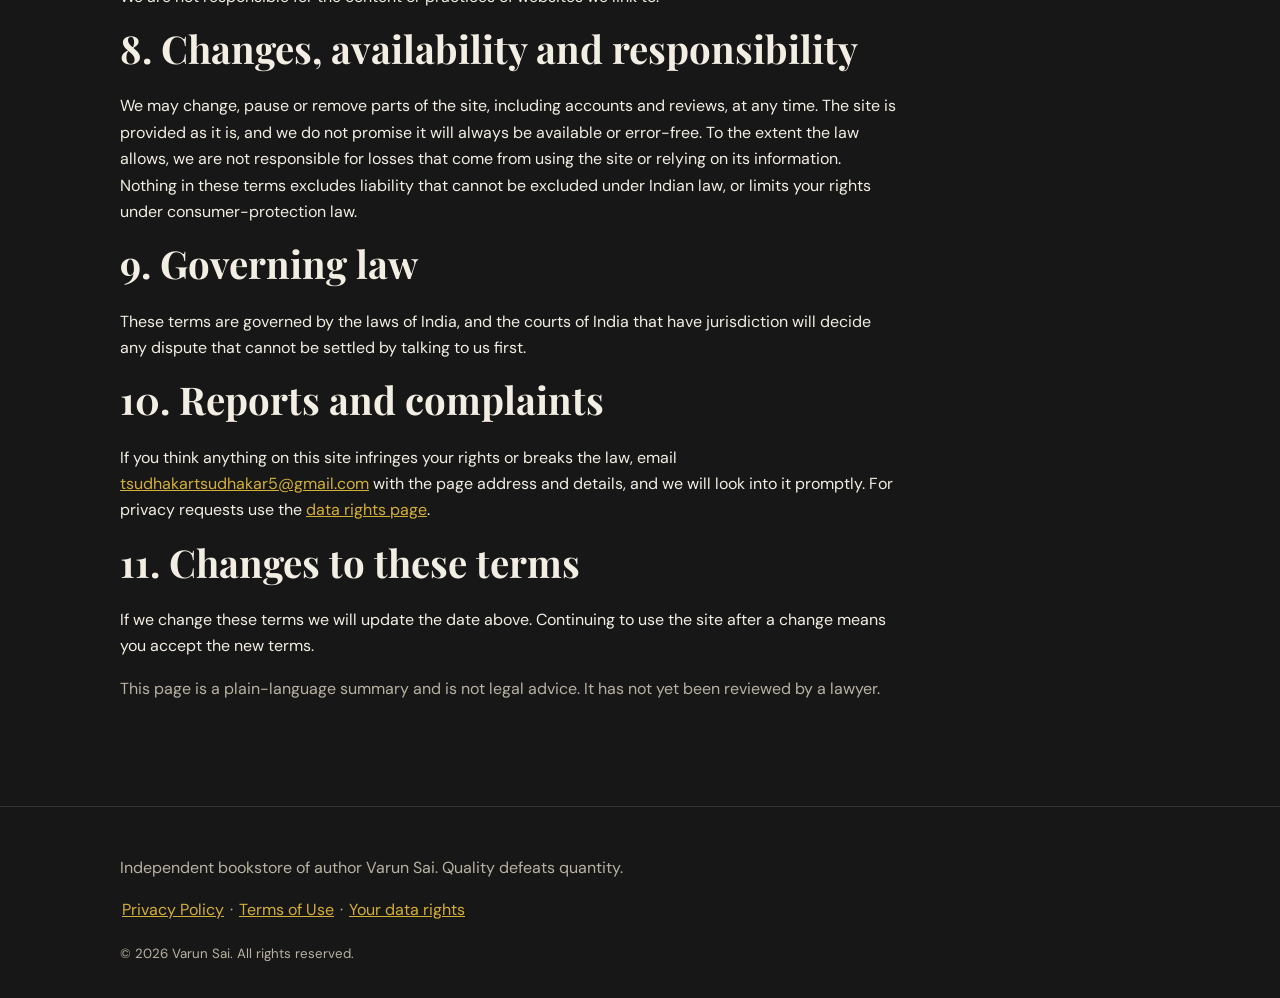
<file: terms.html>
<!doctype html>
<html lang="en"><head><meta charset="utf-8"><meta name="viewport" content="width=device-width,initial-scale=1">
<title>Terms of Use | VARUN SAI BOOKSTORE</title><meta name="description" content="The terms for using VARUN SAI BOOKSTORE."><link rel="canonical" href="https://tsudhakartsudhakar5-crypto.github.io/varun-sai-bookstore/terms.html">
<meta property="og:type" content="website"><meta property="og:title" content="Terms of Use | VARUN SAI BOOKSTORE"><meta property="og:description" content="The terms for using VARUN SAI BOOKSTORE."><meta property="og:url" content="https://tsudhakartsudhakar5-crypto.github.io/varun-sai-bookstore/terms.html">
<meta name="theme-color" content="#171717"><link rel="icon" href="favicon.svg" type="image/svg+xml">
<link rel="preconnect" href="https://fonts.googleapis.com"><link rel="preconnect" href="https://fonts.gstatic.com" crossorigin>
<link href="https://fonts.googleapis.com/css2?family=DM+Sans:wght@400;700&family=Playfair+Display:wght@700&display=swap" rel="stylesheet">
<link rel="stylesheet" href="style.css"></head><body>
<a class="skip" href="#main">Skip to content</a>
<header><div class="wrap"><a class="brand" href="index.html">VARUN SAI <span>BOOKSTORE</span></a>
<button class="menu" aria-expanded="false" aria-controls="nav">Menu</button><nav id="nav" aria-label="Main"><a href="index.html">Home</a><a href="books.html">Books</a><a href="about.html">About</a><a href="contact.html">Contact</a></nav></div></header>
<main id="main" class="wrap"><section class="prose"><h1>Terms of Use</h1>
<p class="muted">Last updated: 13 November 2026</p>
<p>These terms apply when you use VARUN SAI BOOKSTORE (this website). By using it you agree to them. If you do not agree, please do not use the site. Our <a href="privacy.html">Privacy Policy</a> explains how we handle personal data.</p>
<h2>1. Who we are</h2>
<p>The website is operated by Mrs. Thipparapu Sujatha on behalf of the author, Varun Sai. Contact: <a href="mailto:tsudhakartsudhakar5@gmail.com">tsudhakartsudhakar5@gmail.com</a>.</p>
<h2>2. Using the website</h2>
<p>You may browse and read the site freely. Please do not: break or probe the site&rsquo;s security; try to reach the admin area, other people&rsquo;s accounts or data; send spam or harmful code; overload the site with automated requests; or use it for anything unlawful.</p>
<h2>3. Books and content</h2>
<p>Book titles, descriptions, covers and release dates are given for information and may change. Formats, prices, availability and delivery are set by the retailers (for example Amazon and Pothi), not by us. We try to keep details accurate but cannot promise there are no mistakes.</p>
<h2>4. Intellectual property</h2>
<p>The books, covers, texts, images, design and logo on this site belong to Varun Sai or are used with permission, and are protected by Indian copyright and other laws. All rights are reserved. Please do not copy, republish, sell or distribute book content or site material without written permission. Nothing in these terms takes away rights the law gives you, such as fair dealing under the Copyright Act, 1957.</p>
<h2>5. Reader accounts and reviews</h2>
<ul><li>Accounts and reviews are for people aged 18 and over. Under-18s are welcome to browse but should not create an account or submit personal data.</li><li>Keep your password private and give true information. You are responsible for activity on your account.</li><li>Write honest reviews of the books in your own words. Do not post anything abusive, hateful, defamatory, unlawful or copied, any private information about yourself or others, or advertising.</li><li>Reviews are checked before they appear. We may approve, hide, or remove any review, and close accounts that break these terms.</li><li>You keep ownership of what you write, and you allow us to show your review on this site, with the author&rsquo;s reply, for as long as it stays published.</li><li>Reviews are the personal opinions of readers and not views of the author or bookstore.</li></ul>
<h2>6. Buying books</h2>
<p>This site does not sell books or take payments. Buy buttons take you to other companies&rsquo; websites. Their terms, prices, refunds and privacy policies apply to what you do there.</p>
<h2>7. Links to other sites</h2>
<p>We are not responsible for the content or practices of websites we link to.</p>
<h2>8. Changes, availability and responsibility</h2>
<p>We may change, pause or remove parts of the site, including accounts and reviews, at any time. The site is provided as it is, and we do not promise it will always be available or error-free. To the extent the law allows, we are not responsible for losses that come from using the site or relying on its information. Nothing in these terms excludes liability that cannot be excluded under Indian law, or limits your rights under consumer-protection law.</p>
<h2>9. Governing law</h2>
<p>These terms are governed by the laws of India, and the courts of India that have jurisdiction will decide any dispute that cannot be settled by talking to us first.</p>
<h2>10. Reports and complaints</h2>
<p>If you think anything on this site infringes your rights or breaks the law, email <a href="mailto:tsudhakartsudhakar5@gmail.com">tsudhakartsudhakar5@gmail.com</a> with the page address and details, and we will look into it promptly. For privacy requests use the <a href="data-rights.html">data rights page</a>.</p>
<h2>11. Changes to these terms</h2>
<p>If we change these terms we will update the date above. Continuing to use the site after a change means you accept the new terms.</p>
<p class="muted">This page is a plain-language summary and is not legal advice. It has not yet been reviewed by a lawyer.</p></section></main>
<footer><div class="wrap"><p>Independent bookstore of author Varun Sai. Quality defeats quantity.</p><p><a href="privacy.html">Privacy Policy</a> &middot; <a href="terms.html">Terms of Use</a> &middot; <a href="data-rights.html">Your data rights</a></p><small>&copy; <span id="year"></span> Varun Sai. All rights reserved.</small></div></footer>
<script src="script.js"></script></body></html>
</file>
<file: style.css>
:root{--bg:#171717;--panel:#202020;--line:#333;--gold:#D4AF37;--text:#F3EEE3;--muted:#b9b2a3;--r:6px}
*{box-sizing:border-box}html{scroll-behavior:smooth}
body{margin:0;background:var(--bg);color:var(--text);font:400 1rem/1.65 'DM Sans',system-ui,sans-serif}
h1,h2,h3{font-family:'Playfair Display',Georgia,serif;line-height:1.15;margin:0 0 .6em}
h1{font-size:clamp(2.4rem,7vw,4.5rem)}h2{font-size:clamp(1.6rem,4vw,2.4rem)}h3{font-size:1.35rem}
a{color:var(--gold)}a:focus-visible,button:focus-visible,input:focus-visible,select:focus-visible{outline:2px solid var(--gold);outline-offset:3px}
.skip{position:absolute;left:-999px}.skip:focus{left:8px;top:8px;background:var(--gold);color:#000;padding:8px;z-index:9}
.wrap{max-width:1080px;margin:0 auto;padding:0 20px}
header{border-bottom:1px solid var(--line)}
header .wrap{display:flex;align-items:center;justify-content:space-between;min-height:68px;flex-wrap:wrap}
.brand{font-family:'Playfair Display',serif;font-weight:700;letter-spacing:.06em;color:var(--text);text-decoration:none}
.brand span{color:var(--gold)}
nav{display:flex;gap:22px}nav a{color:var(--text);text-decoration:none;padding:6px 0;border-bottom:2px solid transparent}
nav a:hover,nav a[aria-current]{border-color:var(--gold)}
.menu{display:none;background:none;border:1px solid var(--line);color:var(--text);padding:8px 12px;border-radius:var(--r);font:inherit}
@media(max-width:640px){.menu{display:block}nav{display:none;width:100%;flex-direction:column;gap:0;padding-bottom:12px}nav.open{display:flex}nav a{padding:10px 0}}
.hero{padding:clamp(56px,12vw,130px) 0 56px;max-width:760px}.hero p{color:var(--muted);font-size:1.15rem;max-width:52ch}
.btn{display:inline-block;background:var(--gold);color:#171717;font-weight:700;padding:12px 24px;border-radius:var(--r);text-decoration:none;border:0;font:inherit;font-weight:700;cursor:pointer}
.btn:hover{filter:brightness(1.08)}.btn.ghost{background:none;color:var(--gold);border:1px solid var(--gold)}
.btn[aria-disabled=true],.btn:disabled{opacity:.45;cursor:not-allowed;filter:none}
section{padding:48px 0}.muted{color:var(--muted)}
.grid{display:grid;gap:28px;grid-template-columns:repeat(auto-fill,minmax(260px,1fr))}
.card{background:var(--panel);border:1px solid var(--line);border-radius:var(--r);overflow:hidden;display:flex;flex-direction:column}
.cover{aspect-ratio:3/4;display:flex;flex-direction:column;justify-content:space-between;padding:26px;background:linear-gradient(160deg,#262626,#141414);border-bottom:3px solid var(--gold)}
.cover b{font:700 1.7rem/1.1 'Playfair Display',serif;color:var(--gold)}.cover small{color:var(--muted)}
.card .body{padding:20px;display:flex;flex-direction:column;gap:10px;flex:1}.card p{margin:0}
.tag{color:var(--muted);font-size:.9rem}.links{display:flex;flex-wrap:wrap;gap:10px;margin-top:auto;padding-top:10px}
.tools{display:flex;gap:12px;flex-wrap:wrap;margin-bottom:28px}
input,select,textarea{background:var(--panel);color:var(--text);border:1px solid var(--line);border-radius:var(--r);padding:11px 14px;font:inherit}
.tools input{flex:1;min-width:200px}label{display:block;margin:14px 0 6px}form input,form textarea{width:100%}
.note{border-left:3px solid var(--gold);background:var(--panel);padding:14px 18px;border-radius:var(--r)}
footer{border-top:1px solid var(--line);padding:32px 0;color:var(--muted);margin-top:40px}
@media(prefers-reduced-motion:reduce){html{scroll-behavior:auto}}

/* DPDP update: consent/notice helpers */
.check{display:flex;gap:10px;align-items:flex-start;margin:14px 0}
form input[type=checkbox],.check input[type=checkbox]{width:auto;flex:none;margin-top:6px}
.prose ul,.prose ol{padding-left:22px}.prose li{margin:6px 0}.prose{max-width:780px}
footer p a{margin:0 2px}
</file>
